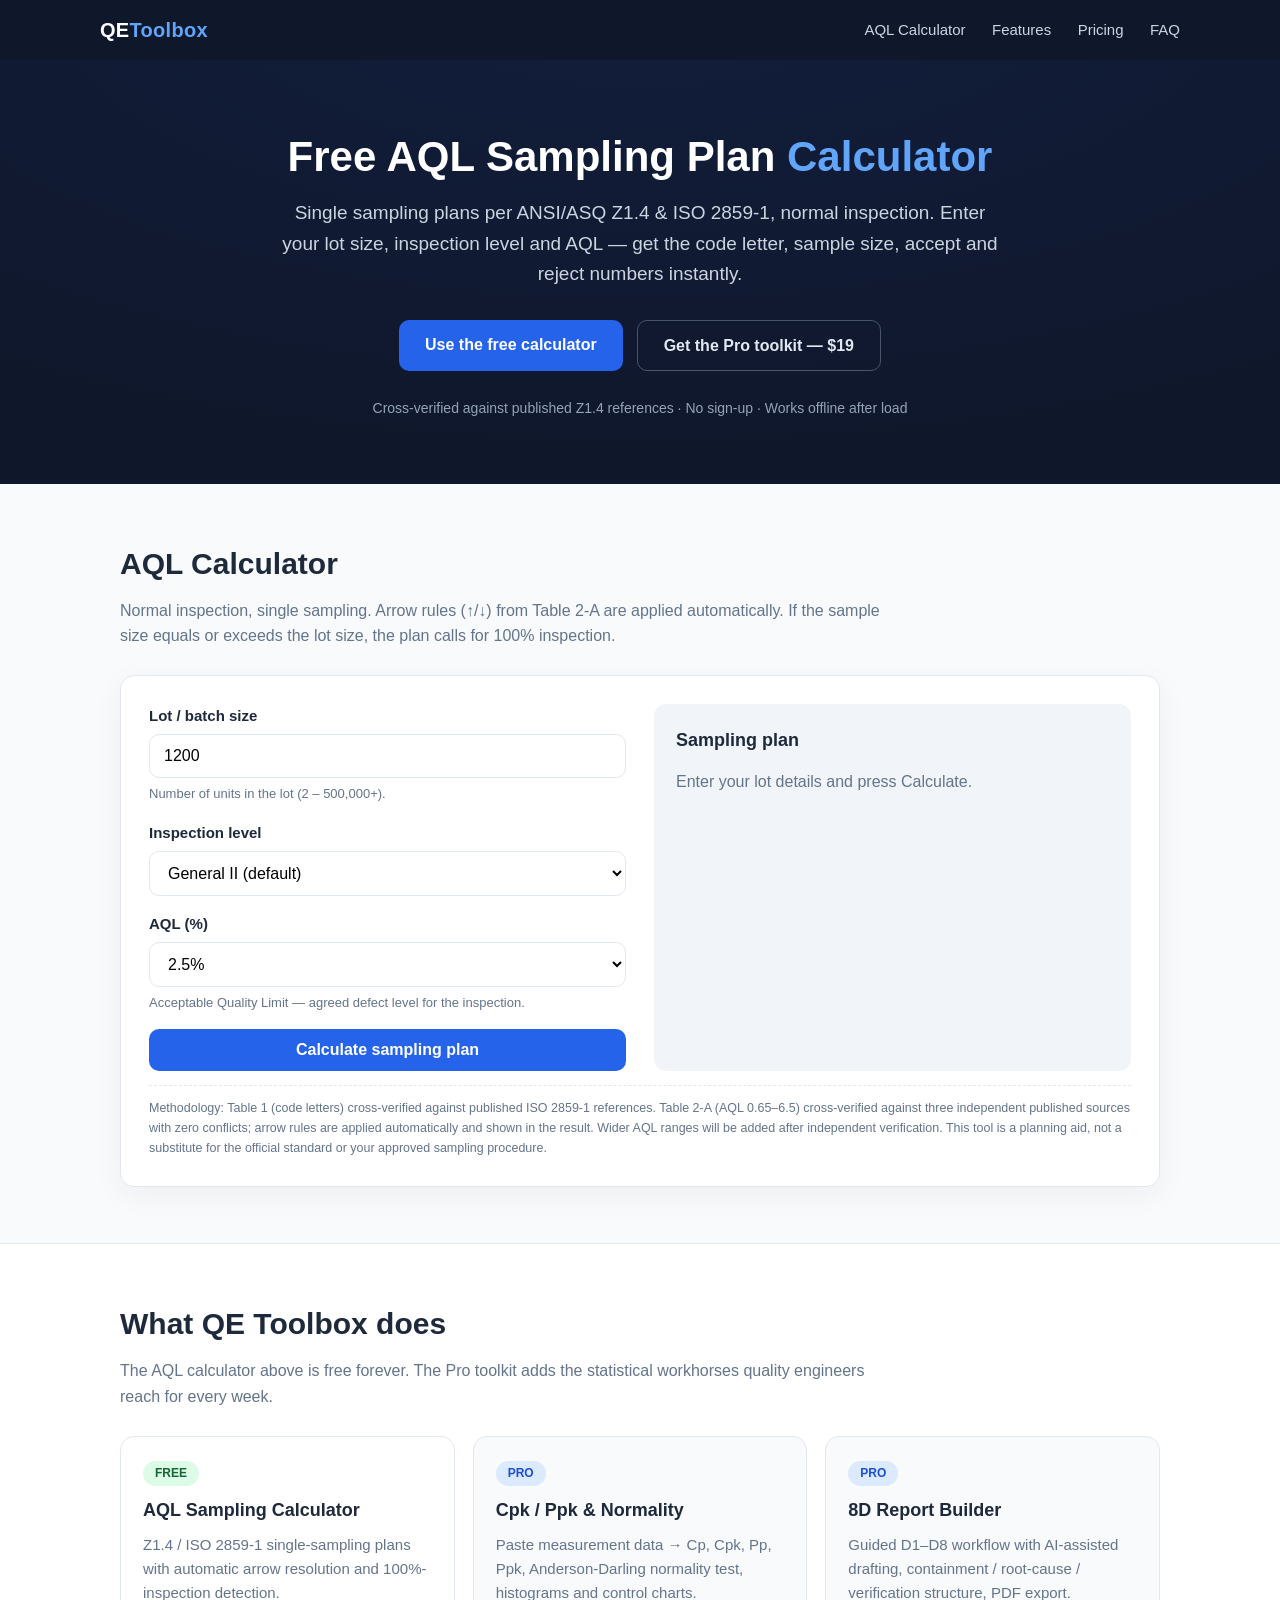
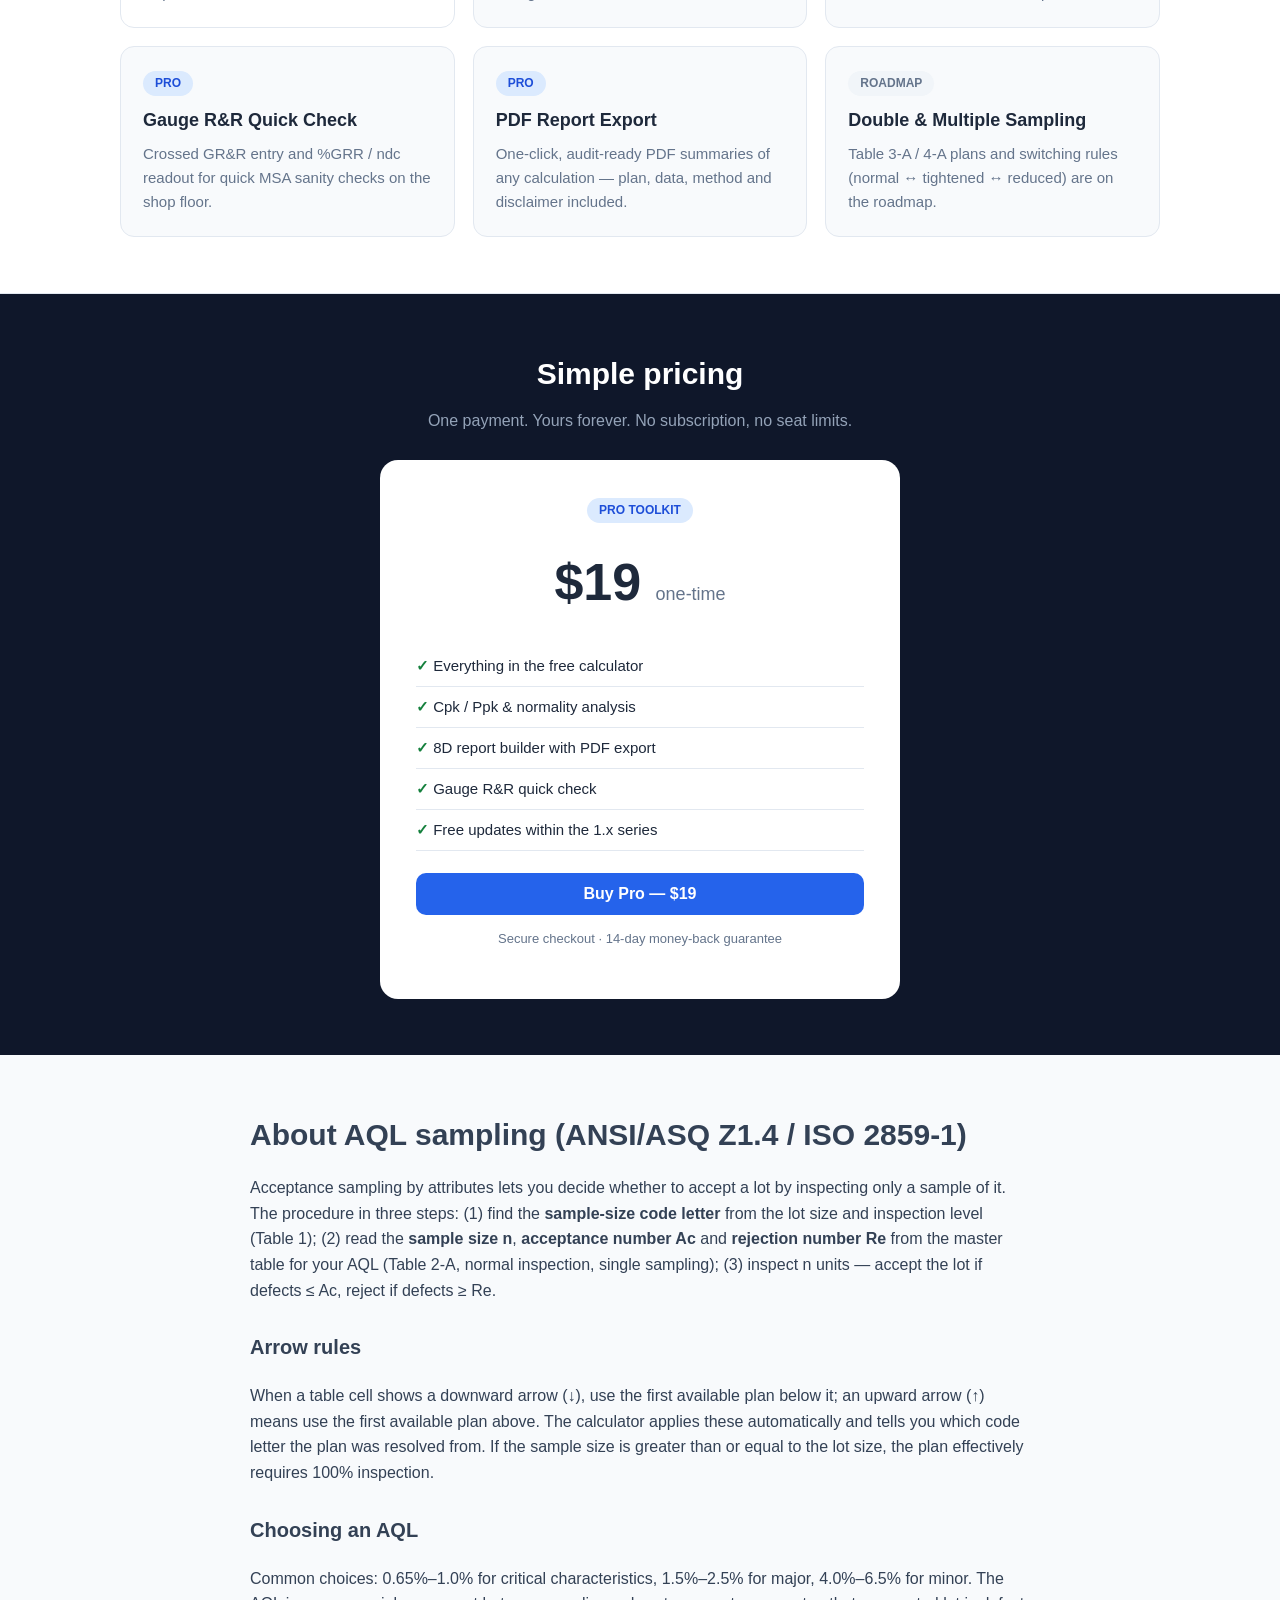
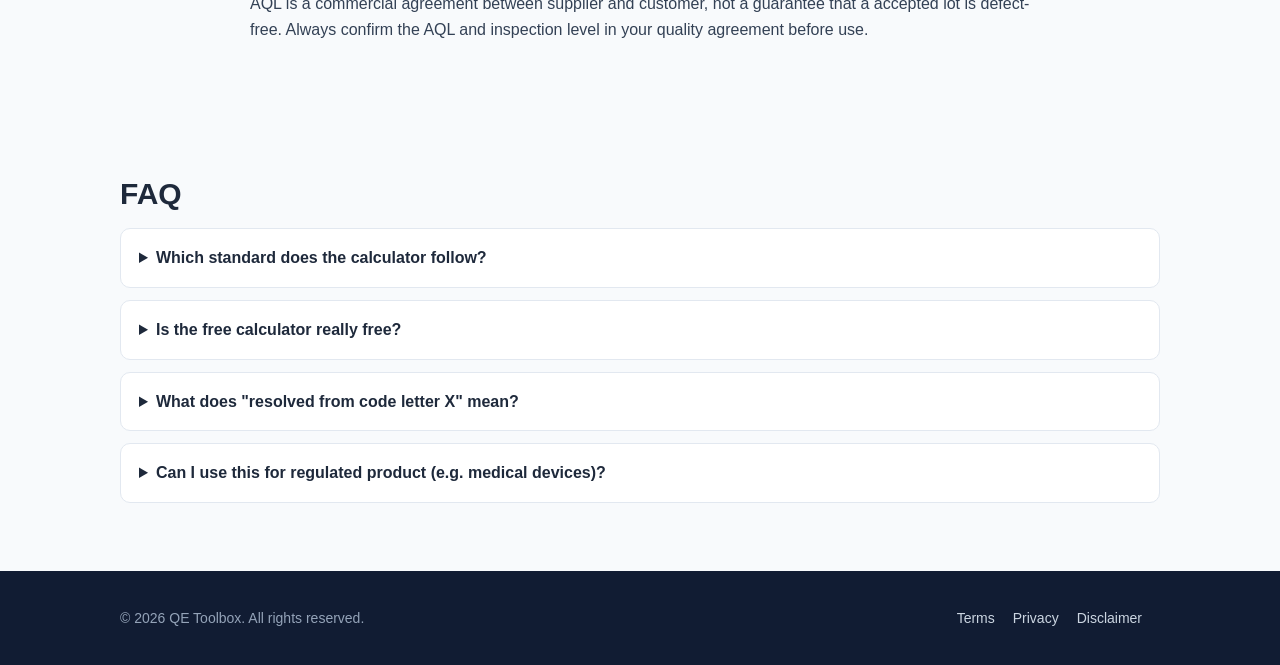
<file: index.html>
<!DOCTYPE html>
<html lang="en">
<head>
<meta charset="UTF-8">
<meta name="viewport" content="width=device-width, initial-scale=1.0">
<title>Free AQL Sampling Calculator (ANSI/ASQ Z1.4) — QE Toolbox</title>
<meta name="description" content="Free AQL sampling plan calculator based on ANSI/ASQ Z1.4 / ISO 2859-1 single sampling, normal inspection. Enter lot size, inspection level and AQL to get code letter, sample size, Ac and Re.">
<style>
/* QE Toolbox v1 — site styles */
:root{
  --bg:#0f172a; --bg2:#111c33; --card:#ffffff; --ink:#1e293b; --muted:#64748b;
  --line:#e2e8f0; --accent:#2563eb; --accent-d:#1d4ed8; --ok:#15803d; --warn:#b45309;
  --radius:14px;
}
*{box-sizing:border-box}
html{scroll-behavior:smooth}
body{margin:0;font-family:-apple-system,BlinkMacSystemFont,"Segoe UI",Roboto,"Helvetica Neue",Arial,sans-serif;color:var(--ink);background:#f8fafc;line-height:1.6}
a{color:var(--accent)}
.wrap{max-width:1080px;margin:0 auto;padding:0 20px}
/* header */
header.site{background:var(--bg);color:#fff;position:sticky;top:0;z-index:50}
.nav{display:flex;align-items:center;justify-content:space-between;padding:14px 0}
.brand{font-weight:800;font-size:20px;letter-spacing:.3px;color:#fff;text-decoration:none}
.brand span{color:#60a5fa}
.navlinks a{color:#cbd5e1;text-decoration:none;margin-left:22px;font-size:15px}
.navlinks a:hover{color:#fff}
.btn{display:inline-block;background:var(--accent);color:#fff;border:0;border-radius:10px;padding:12px 26px;font-size:16px;font-weight:700;cursor:pointer;text-decoration:none}
.btn:hover{background:var(--accent-d)}
.btn.ghost{background:transparent;border:1px solid #475569;color:#e2e8f0}
/* hero */
.hero{background:radial-gradient(1200px 500px at 50% -80px,#1e3a8a33,transparent),var(--bg);color:#fff;padding:72px 0 64px;text-align:center}
.hero h1{font-size:42px;line-height:1.2;margin:0 0 16px}
.hero h1 .hl{color:#60a5fa}
.hero p.sub{color:#cbd5e1;font-size:19px;max-width:720px;margin:0 auto 30px}
.hero .cta-row{display:flex;gap:14px;justify-content:center;flex-wrap:wrap}
.trust{margin-top:26px;color:#94a3b8;font-size:14px}
/* calculator */
section{padding:56px 0}
.card{background:var(--card);border:1px solid var(--line);border-radius:var(--radius);padding:28px;box-shadow:0 8px 30px #0f172a0d}
h2{font-size:30px;margin:0 0 10px}
.sec-sub{color:var(--muted);margin:0 0 26px;max-width:760px}
.calc-grid{display:grid;grid-template-columns:1fr 1fr;gap:28px}
@media(max-width:820px){.calc-grid{grid-template-columns:1fr}}
.field{margin-bottom:16px}
.field label{display:block;font-weight:700;margin-bottom:6px;font-size:15px}
.field input,.field select{width:100%;padding:12px 14px;border:1.5px solid var(--line);border-radius:10px;font-size:16px;background:#fff}
.field input:focus,.field select:focus{outline:none;border-color:var(--accent)}
.field .hint{font-size:13px;color:var(--muted);margin-top:6px}
.result{background:#f1f5f9;border-radius:12px;padding:22px;min-height:280px}
.result h3{margin:0 0 14px;font-size:18px}
.plan-nums{display:flex;gap:14px;flex-wrap:wrap;margin-bottom:14px}
.stat{flex:1;min-width:110px;background:#fff;border:1px solid var(--line);border-radius:10px;padding:12px 14px;text-align:center}
.stat .v{font-size:30px;font-weight:800;color:var(--accent)}
.stat .k{font-size:13px;color:var(--muted)}
.note{font-size:14px;background:#fffbeb;border:1px solid #fde68a;border-radius:10px;padding:10px 14px;margin-top:10px;color:#92400e}
.note.info{background:#eff6ff;border-color:#bfdbfe;color:#1e40af}
.note.bad{background:#fef2f2;border-color:#fecaca;color:#991b1b}
.result .empty{color:var(--muted)}
.conf{font-size:12.5px;color:var(--muted);margin-top:14px;border-top:1px dashed var(--line);padding-top:12px}
/* features */
.feat-grid{display:grid;grid-template-columns:repeat(3,1fr);gap:18px}
@media(max-width:820px){.feat-grid{grid-template-columns:1fr}}
.feat{border:1px solid var(--line);border-radius:var(--radius);padding:22px;background:#fff}
.feat.locked{background:#f8fafc}
.feat h3{margin:0 0 8px;font-size:18px}
.feat p{margin:0;color:var(--muted);font-size:15px}
.badge{display:inline-block;font-size:12px;font-weight:800;border-radius:20px;padding:3px 12px;margin-bottom:10px}
.badge.free{background:#dcfce7;color:#166534}
.badge.pro{background:#dbeafe;color:#1d4ed8}
.badge.soon{background:#f1f5f9;color:#64748b}
/* pricing */
.pricing{background:var(--bg);color:#fff}
.pricing h2{color:#fff}
.pricing .sec-sub{color:#94a3b8}
.price-card{max-width:520px;margin:0 auto;background:#fff;color:var(--ink);border-radius:18px;padding:36px;text-align:center}
.price{font-size:52px;font-weight:800;margin:8px 0}
.price small{font-size:18px;color:var(--muted);font-weight:400}
.price-card ul{list-style:none;padding:0;margin:22px 0;text-align:left}
.price-card li{padding:8px 0;border-bottom:1px solid var(--line);font-size:15px}
.price-card li::before{content:"✓ ";color:var(--ok);font-weight:800}
/* faq */
.faq details{border:1px solid var(--line);border-radius:10px;padding:16px 18px;margin-bottom:12px;background:#fff}
.faq summary{font-weight:700;cursor:pointer;font-size:16px}
/* seo copy */
.seo-copy{color:#334155;font-size:16px;max-width:820px}
.seo-copy h3{font-size:20px;margin-top:28px}
/* footer */
footer{background:var(--bg2);color:#94a3b8;padding:36px 0;font-size:14px}
footer .wrap{display:flex;justify-content:space-between;flex-wrap:wrap;gap:16px}
footer a{color:#cbd5e1;text-decoration:none;margin-right:18px}
footer a:hover{color:#fff}
/* legal pages */
.legal{max-width:820px;margin:0 auto}
.legal h1{font-size:32px}
.legal h2{font-size:22px;margin-top:32px}
.legal p,.legal li{color:#334155}
.small{font-size:13px;color:var(--muted)}

</style>
    <link rel="icon" href="data:image/svg+xml,<svg xmlns=%22http://www.w3.org/2000/svg%22 viewBox=%220 0 100 100%22><text y=%22.9em%22 font-size=%2290%22>📊</text></svg>">
</head>
<body>
<header class="site">
  <div class="wrap nav">
    <a class="brand" href="index.html">QE<span>Toolbox</span></a>
    <nav class="navlinks">
      <a href="#calculator">AQL Calculator</a>
      <a href="#features">Features</a>
      <a href="#pricing">Pricing</a>
      <a href="#faq">FAQ</a>
    </nav>
  </div>
</header>

<div class="hero">
  <div class="wrap">
    <h1>Free AQL Sampling Plan <span class="hl">Calculator</span></h1>
    <p class="sub">Single sampling plans per ANSI/ASQ Z1.4 &amp; ISO 2859-1, normal inspection. Enter your lot size, inspection level and AQL — get the code letter, sample size, accept and reject numbers instantly.</p>
    <div class="cta-row">
      <a class="btn" href="#calculator">Use the free calculator</a>
      <a class="btn ghost" href="#pricing">Get the Pro toolkit — $19</a>
    </div>
    <div class="trust">Cross-verified against published Z1.4 references · No sign-up · Works offline after load</div>
  </div>
</div>

<section id="calculator">
  <div class="wrap">
    <h2>AQL Calculator</h2>
    <p class="sec-sub">Normal inspection, single sampling. Arrow rules (↑/↓) from Table 2-A are applied automatically. If the sample size equals or exceeds the lot size, the plan calls for 100% inspection.</p>
    <div class="card">
      <div class="calc-grid">
        <div>
          <div class="field">
            <label for="lot">Lot / batch size</label>
            <input id="lot" type="number" min="2" value="1200">
            <div class="hint">Number of units in the lot (2 – 500,000+).</div>
          </div>
          <div class="field">
            <label for="level">Inspection level</label>
            <select id="level">
              <option value="S-1">Special S-1</option>
              <option value="S-2">Special S-2</option>
              <option value="S-3">Special S-3</option>
              <option value="S-4">Special S-4</option>
              <option value="I">General I</option>
              <option value="II" selected>General II (default)</option>
              <option value="III">General III</option>
            </select>
          </div>
          <div class="field">
            <label for="aql">AQL (%)</label>
            <select id="aql"></select>
            <div class="hint">Acceptable Quality Limit — agreed defect level for the inspection.</div>
          </div>
          <button class="btn" id="calcBtn" style="width:100%">Calculate sampling plan</button>
        </div>
        <div class="result" id="result">
          <h3>Sampling plan</h3>
          <div class="empty">Enter your lot details and press Calculate.</div>
        </div>
      </div>
      <div class="conf" id="confNote"></div>
    </div>
  </div>
</section>

<section id="features" style="background:#fff;border-top:1px solid var(--line);border-bottom:1px solid var(--line)">
  <div class="wrap">
    <h2>What QE Toolbox does</h2>
    <p class="sec-sub">The AQL calculator above is free forever. The Pro toolkit adds the statistical workhorses quality engineers reach for every week.</p>
    <div class="feat-grid">
      <div class="feat">
        <span class="badge free">FREE</span>
        <h3>AQL Sampling Calculator</h3>
        <p>Z1.4 / ISO 2859-1 single-sampling plans with automatic arrow resolution and 100%-inspection detection.</p>
      </div>
      <div class="feat locked">
        <span class="badge pro">PRO</span>
        <h3>Cpk / Ppk &amp; Normality</h3>
        <p>Paste measurement data → Cp, Cpk, Pp, Ppk, Anderson-Darling normality test, histograms and control charts.</p>
      </div>
      <div class="feat locked">
        <span class="badge pro">PRO</span>
        <h3>8D Report Builder</h3>
        <p>Guided D1–D8 workflow with AI-assisted drafting, containment / root-cause / verification structure, PDF export.</p>
      </div>
      <div class="feat locked">
        <span class="badge pro">PRO</span>
        <h3>Gauge R&amp;R Quick Check</h3>
        <p>Crossed GR&amp;R entry and %GRR / ndc readout for quick MSA sanity checks on the shop floor.</p>
      </div>
      <div class="feat locked">
        <span class="badge pro">PRO</span>
        <h3>PDF Report Export</h3>
        <p>One-click, audit-ready PDF summaries of any calculation — plan, data, method and disclaimer included.</p>
      </div>
      <div class="feat locked">
        <span class="badge soon">ROADMAP</span>
        <h3>Double &amp; Multiple Sampling</h3>
        <p>Table 3-A / 4-A plans and switching rules (normal ↔ tightened ↔ reduced) are on the roadmap.</p>
      </div>
    </div>
  </div>
</section>

<section id="pricing" class="pricing">
  <div class="wrap">
    <h2 style="text-align:center">Simple pricing</h2>
    <p class="sec-sub" style="text-align:center;margin-left:auto;margin-right:auto">One payment. Yours forever. No subscription, no seat limits.</p>
    <div class="price-card">
      <span class="badge pro">PRO TOOLKIT</span>
      <div class="price">$19 <small>one-time</small></div>
      <ul>
        <li>Everything in the free calculator</li>
        <li>Cpk / Ppk &amp; normality analysis</li>
        <li>8D report builder with PDF export</li>
        <li>Gauge R&amp;R quick check</li>
        <li>Free updates within the 1.x series</li>
      </ul>
      <button class="btn" id="buyBtn" style="width:100%">Buy Pro — $19</button>
      <p class="small" style="margin-top:14px">Secure checkout · 14-day money-back guarantee</p>
    </div>
  </div>
</section>

<section id="about-aql">
  <div class="wrap seo-copy">
    <h2>About AQL sampling (ANSI/ASQ Z1.4 / ISO 2859-1)</h2>
    <p>Acceptance sampling by attributes lets you decide whether to accept a lot by inspecting only a sample of it. The procedure in three steps: (1) find the <strong>sample-size code letter</strong> from the lot size and inspection level (Table 1); (2) read the <strong>sample size n</strong>, <strong>acceptance number Ac</strong> and <strong>rejection number Re</strong> from the master table for your AQL (Table 2-A, normal inspection, single sampling); (3) inspect n units — accept the lot if defects ≤ Ac, reject if defects ≥ Re.</p>
    <h3>Arrow rules</h3>
    <p>When a table cell shows a downward arrow (↓), use the first available plan below it; an upward arrow (↑) means use the first available plan above. The calculator applies these automatically and tells you which code letter the plan was resolved from. If the sample size is greater than or equal to the lot size, the plan effectively requires 100% inspection.</p>
    <h3>Choosing an AQL</h3>
    <p>Common choices: 0.65%–1.0% for critical characteristics, 1.5%–2.5% for major, 4.0%–6.5% for minor. The AQL is a commercial agreement between supplier and customer, not a guarantee that a accepted lot is defect-free. Always confirm the AQL and inspection level in your quality agreement before use.</p>
  </div>
</section>

<section id="faq">
  <div class="wrap faq">
    <h2>FAQ</h2>
    <details><summary>Which standard does the calculator follow?</summary><p>Single sampling, normal inspection, per ANSI/ASQ Z1.4-2003 (technically equivalent to ISO 2859-1). Table values were cross-verified against multiple published references; see the methodology note under the calculator.</p></details>
    <details><summary>Is the free calculator really free?</summary><p>Yes — no account, no trial, no paywall. Pro ($19 one-time) adds Cpk/Ppk, 8D reports, GR&amp;R and PDF export.</p></details>
    <details><summary>What does "resolved from code letter X" mean?</summary><p>The master table uses arrows for cells where the nominal sample size is unsuitable; the plan is taken from the nearest suitable code letter. The calculator shows the resolution so the result is auditable.</p></details>
    <details><summary>Can I use this for regulated product (e.g. medical devices)?</summary><p>The calculator is a planning aid. Your sampling rationale must be documented and approved under your own QMS; see the <a href="disclaimer.html">disclaimer</a>.</p></details>
  </div>
</section>

<footer>
  <div class="wrap">
    <div>© 2026 QE Toolbox. All rights reserved.</div>
    <div>
      <a href="terms.html">Terms</a><a href="privacy.html">Privacy</a><a href="disclaimer.html">Disclaimer</a>
    </div>
  </div>
</footer>

<script>
/* QE Toolbox — AQL 数据表 v0.1
 * ISO 2859-1 / ANSI-ASQ Z1.4-2003 Table 2-A（正常检验一次抽样）
 * 状态：DRAFT — 行 A/B 与 N/Q/R 待 ECQA 仲裁；行 C–M 中 0.65–6.5 列为 HIGH 置信度，
 * 其余列为 MED（锚点校准一致，仲裁中）。详见 docs/DATA-SOURCES.md。
 * 未经 verify/aql.test.js 通过不得发布。
 */
"use strict";

const AQL = (() => {
  // v1 支持的 AQL（%）
  const LEVELS = ["0.065","0.10","0.15","0.25","0.40","0.65","1.0","1.5","2.5","4.0","6.5","10"];

  const SAMPLE_SIZE = {A:2,B:3,C:5,D:8,E:13,F:20,G:32,H:50,J:80,K:125,L:200,M:315,N:500,P:800,Q:1250,R:2000};
  const LETTER_ORDER = ["A","B","C","D","E","F","G","H","J","K","L","M","N","P","Q","R"];

  // Table 1: [批量下限, 批量上限, S-1,S-2,S-3,S-4, I,II,III]
  const CODE_TABLE = [
    [2,8,        "A","A","A","A","A","A","B"],
    [9,15,       "A","A","A","A","A","B","C"],
    [16,25,      "A","A","B","B","B","C","D"],
    [26,50,      "A","B","B","C","C","D","E"],
    [51,90,      "B","B","C","C","C","E","F"],
    [91,150,     "B","B","C","D","D","F","G"],
    [151,280,    "B","C","D","E","E","G","H"],
    [281,500,    "B","C","D","E","F","H","J"],
    [501,1200,   "C","C","E","F","G","J","K"],
    [1201,3200,  "C","D","E","G","H","K","L"],
    [3201,10000, "C","D","F","G","J","L","M"],
    [10001,35000,"C","D","F","H","K","M","N"],
    [35001,150000,"D","E","G","J","L","N","P"],
    [150001,500000,"D","E","G","J","M","P","Q"],
    [500001,Infinity,"D","E","H","K","N","Q","R"],
  ];
  const LEVEL_KEYS = {"S-1":0,"S-2":1,"S-3":2,"S-4":3,"I":4,"II":5,"III":6};

  // Table 2-A: 每个代码字对应 12 个 AQL 列；"D"=向下箭头，"U"=向上箭头，否则 [Ac,Re]
  // 置信度标注：行内注释 H=HIGH, M=MED(仲裁中)
  const PLANS = {
    A: ["D","D","D","D","D","D","D","D","D","D","D","D"], // M: A/B 行待仲裁，暂按全↓（保守）
    B: ["D","D","D","D","D","D","D","D","D","D","D","D"], // M: 待仲裁
    C: ["D","D","D","D","D","D","D","D",[0,1],[0,1],[1,2],[2,3]],            // H: idx8-10; M: idx11
    D: ["D","D","D","D","D","D","D",[0,1],[0,1],[1,2],[2,3],[3,4]],           // H: idx7-10; M: idx11
    E: ["D","D","D","D","D","D",[0,1],[0,1],[1,2],[1,2],[2,3],[3,4]],         // H: idx6-10; M: idx11
    F: ["D","D","D","D","D",[0,1],[0,1],[1,2],[1,2],[2,3],[3,4],[5,6]],       // H: idx5-10; M: idx11
    G: ["D","D","D","D","D",[0,1],[1,2],[1,2],[2,3],[3,4],[5,6],[7,8]],       // H: idx5-10; M: idx11
    H: ["D","D","D",[0,1],[0,1],[1,2],[1,2],[2,3],[3,4],[5,6],[7,8],[10,11]], // H: idx5-10; M: idx0-4,11
    J: ["D","D",[0,1],[0,1],[1,2],[1,2],[2,3],[3,4],[5,6],[7,8],[10,11],[14,15]], // H: idx5-10; M: idx2-4,11
    K: ["D","D",[0,1],[0,1],[1,2],[2,3],[3,4],[5,6],[7,8],[10,11],[14,15],[21,22]], // H: idx5-10; M: idx2-4,11
    L: ["D",[0,1],[1,2],[2,3],[2,3],[3,4],[5,6],[7,8],[10,11],[14,15],[21,22],"U"], // H: idx5-10; M: idx1-4; idx11=U(M)
    M: [[1,2],[1,2],[2,3],[3,4],[3,4],[5,6],[7,8],[10,11],[14,15],[21,22],"U","U"], // H: idx6-9; M: idx0-5
  };

  function codeLetter(lotSize, level) {
    const li = LEVEL_KEYS[level];
    if (li === undefined) throw new Error("unknown level " + level);
    for (const row of CODE_TABLE) {
      if (lotSize >= row[0] && lotSize <= row[1]) return row[2 + li];
    }
    throw new Error("lot size out of range");
  }

  // 解析箭头：返回 {n, ac, re, resolvedFrom}；若无法解析返回 {hundred:true}
  function resolvePlan(letter, aqlIdx, lotSize) {
    const order = LETTER_ORDER;
    let i = order.indexOf(letter);
    let cell = PLANS[letter][aqlIdx];
    let steps = 0;
    while (typeof cell === "string" && steps < order.length) {
      if (cell === "D") i++;
      else if (cell === "U") i--;
      else break;
      if (i < 0 || i >= order.length) return { hundred: false, unresolvable: true };
      const L = order[i];
      if (!PLANS[L]) return { unresolvable: true }; // N–Q 数据待补
      cell = PLANS[L][aqlIdx];
      steps++;
    }
    if (typeof cell === "string" || !cell) return { unresolvable: true };
    const n = SAMPLE_SIZE[order[i]];
    if (lotSize && n >= lotSize) return { hundred: true, n, ac: cell[0], re: cell[1] };
    return { n, ac: cell[0], re: cell[1], resolvedFrom: order[i] === letter ? undefined : order[i] };
  }

  function plan(lotSize, level, aql) {
    const aqlIdx = LEVELS.indexOf(String(aql));
    if (aqlIdx < 0) throw new Error("unsupported AQL " + aql);
    const letter = codeLetter(lotSize, level);
    return Object.assign({ letter, aql: LEVELS[aqlIdx] }, resolvePlan(letter, aqlIdx, lotSize));
  }

  return { LEVELS, SAMPLE_SIZE, LETTER_ORDER, CODE_TABLE, PLANS, codeLetter, resolvePlan, plan };
})();

if (typeof module !== "undefined") module.exports = AQL;
if (typeof window !== "undefined") window.AQL = AQL;

</script>
<script>
/* QE Toolbox v1 — AQL calculator UI */
(function () {
  "use strict";
  var aqlSel = document.getElementById("aql");
  // v1 只暴露 HIGH 置信度六档（0.65–6.5，三源交叉验证）；
  // 数据模块内的 MED 列（0.065–0.40、10）待第二独立源仲裁后开放。
  var HIGH_AQLS = ["0.65", "1.0", "1.5", "2.5", "4.0", "6.5"];
  HIGH_AQLS.forEach(function (lv) {
    var o = document.createElement("option");
    o.value = lv; o.textContent = lv + "%";
    if (lv === "2.5") o.selected = true;
    aqlSel.appendChild(o);
  });

  document.getElementById("confNote").textContent =
    "Methodology: Table 1 (code letters) cross-verified against published ISO 2859-1 references. " +
    "Table 2-A (AQL 0.65–6.5) cross-verified against three independent published sources with zero conflicts; " +
    "arrow rules are applied automatically and shown in the result. Wider AQL ranges will be added after " +
    "independent verification. This tool is a planning aid, not a substitute for the official standard or " +
    "your approved sampling procedure.";

  function fmt(n) { return n.toLocaleString("en-US"); }

  document.getElementById("calcBtn").addEventListener("click", function () {
    var lot = parseInt(document.getElementById("lot").value, 10);
    var level = document.getElementById("level").value;
    var aql = aqlSel.value;
    var box = document.getElementById("result");

    if (!lot || lot < 2) {
      box.innerHTML = '<h3>Sampling plan</h3><div class="note bad">Enter a lot size of at least 2.</div>';
      return;
    }
    var r;
    try { r = AQL.plan(lot, level, aql); }
    catch (e) {
      box.innerHTML = '<h3>Sampling plan</h3><div class="note bad">Error: ' + e.message + "</div>";
      return;
    }
    if (r.unresolvable) {
      box.innerHTML = '<h3>Sampling plan</h3><div class="note bad">No single-sampling plan available for this ' +
        "combination in the published tables (code letter " + r.letter + ", AQL " + r.aql + "%). " +
        "Try a different AQL or inspection level.</div>";
      return;
    }
    var html = "<h3>Sampling plan</h3>";
    html += '<div class="plan-nums">' +
      '<div class="stat"><div class="v">' + r.letter + '</div><div class="k">Code letter</div></div>' +
      '<div class="stat"><div class="v">' + fmt(r.n) + '</div><div class="k">Sample size n</div></div>' +
      '<div class="stat"><div class="v">' + r.ac + '</div><div class="k">Accept Ac</div></div>' +
      '<div class="stat"><div class="v">' + r.re + '</div><div class="k">Reject Re</div></div></div>';
    html += '<div class="note info">Inspect <b>' + fmt(r.n) + '</b> units: accept the lot if defects ≤ <b>' + r.ac +
      "</b>; reject if defects ≥ <b>" + r.re + "</b>.</div>";
    if (r.hundred) {
      html += '<div class="note">Sample size ≥ lot size — this plan calls for <b>100% inspection</b> of the ' +
        fmt(lot) + " units.</div>";
    }
    if (r.resolvedFrom) {
      html += '<div class="note">Table arrow rule applied: nominal code letter ' + r.letter +
        " has no direct plan at AQL " + r.aql + "%, so the plan from code letter <b>" + r.resolvedFrom +
        "</b> is used (n = " + fmt(r.n) + ").</div>";
    }
    box.innerHTML = html;
  });

  document.getElementById("buyBtn").addEventListener("click", function () {
    window.open("https://payhip.com/b/WDRYL", "_blank", "noopener");
  });
})();

</script>
</body>
</html>
</file>
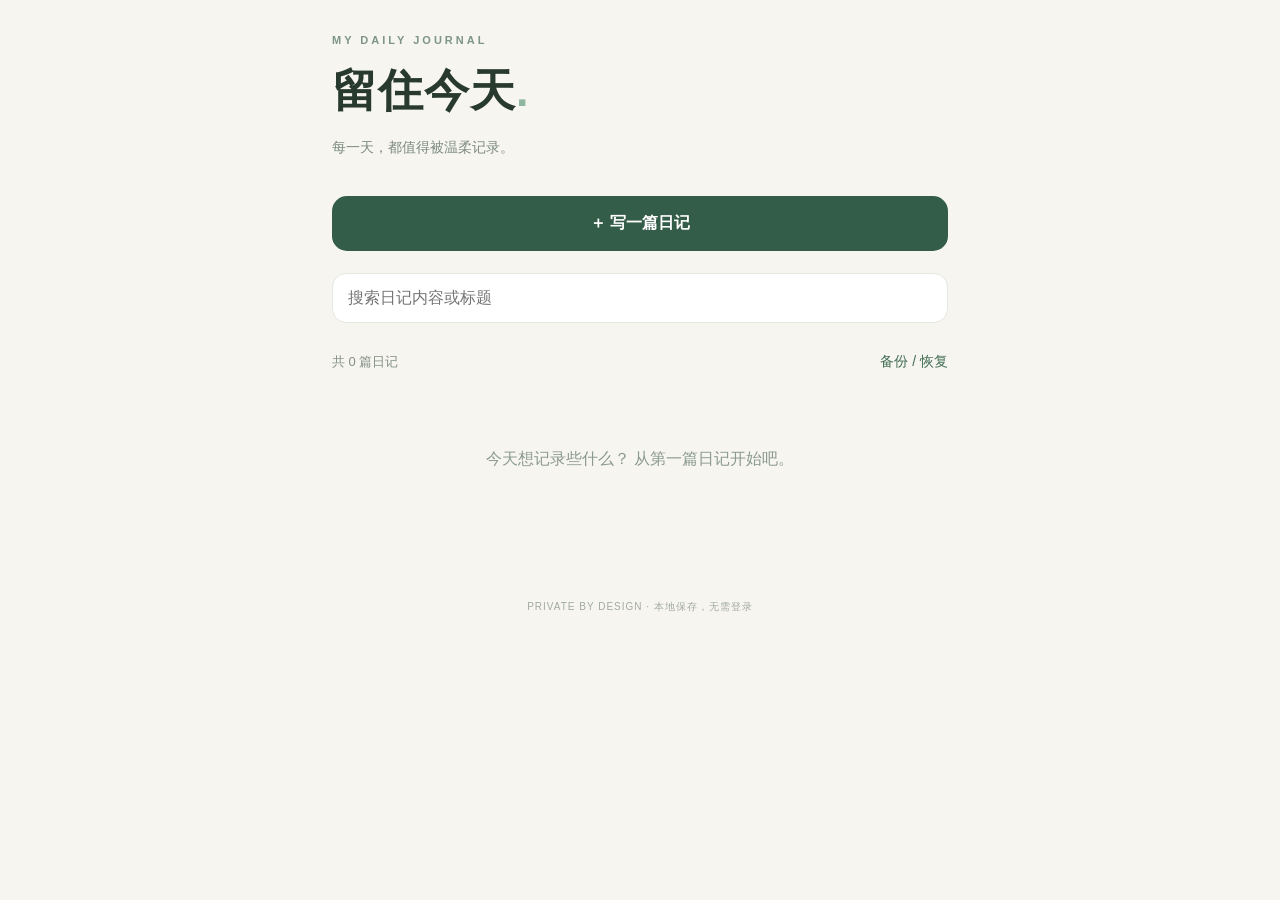
<file: journal/index.html>
<!doctype html><html lang="zh-CN"><head><meta charset="utf-8"><meta name="viewport" content="width=device-width,initial-scale=1,viewport-fit=cover"><meta name="theme-color" content="#f7f5ef"><meta name="apple-mobile-web-app-capable" content="yes"><meta name="apple-mobile-web-app-status-bar-style" content="default"><meta name="apple-mobile-web-app-title" content="留住今天"><link rel="manifest" href="manifest.webmanifest"><link rel="apple-touch-icon" href="icon.svg"><title>留住今天 · 私人日记</title><link rel="stylesheet" href="style.css"></head><body><main class="shell"><header><div class="eyebrow">MY DAILY JOURNAL</div><h1>留住今天<span class="dot">.</span></h1><p>每一天，都值得被温柔记录。</p></header><section id="listScreen"><button id="newBtn" class="primary">＋ 写一篇日记</button><input id="search" type="search" placeholder="搜索日记内容或标题" aria-label="搜索日记"><div class="between"><span id="count"></span><button id="backupBtn" class="quiet">备份 / 恢复</button></div><div id="entries"></div></section><section id="editorScreen" hidden><button id="backBtn" class="quiet">← 返回日记</button><label for="date">日期</label><input id="date" type="date"><label>今天的心情</label><div id="moods" class="moods"></div><label for="title">标题</label><input id="title" maxlength="100" placeholder="给今天起个标题"><label for="content">日记</label><textarea id="content" placeholder="今天发生了什么？有什么值得感恩、记录或思考的？"></textarea><button id="saveBtn" class="primary">保存日记</button><button id="deleteBtn" class="danger" hidden>删除这篇日记</button></section><section id="backupScreen" hidden><button id="backupBack" class="quiet">← 返回日记</button><h2>备份与恢复</h2><p class="note">日记只保存在当前设备的浏览器中，不会上传服务器。清理网站数据、卸载应用或更换设备可能导致丢失，请定期备份。</p><button id="exportBtn" class="primary">下载日记备份（JSON）</button><label for="importFile">从备份文件恢复</label><input id="importFile" type="file" accept=".json,application/json"><p class="note">导入会与现有日记按 ID 合并；相同 ID 的条目以备份文件为准。</p></section><footer>PRIVATE BY DESIGN · 本地保存，无需登录</footer></main><script src="app.js" defer></script></body></html>
</file>
<file: journal/style.css>
*{box-sizing:border-box}body{margin:0;background:#f7f5ef;color:#28392f;font-family:-apple-system,BlinkMacSystemFont,"PingFang SC",sans-serif}.shell{max-width:660px;margin:auto;padding:calc(34px + env(safe-area-inset-top)) 22px calc(35px + env(safe-area-inset-bottom))}header{margin-bottom:36px}.eyebrow{font-size:11px;letter-spacing:3px;color:#7d9684;font-weight:700}h1{font-size:45px;margin:15px 0 7px;letter-spacing:1px}.dot{color:#8fb7a0}header p,.note{color:#7c8b80;font-size:14px;line-height:1.8}.primary{display:block;width:100%;border:0;background:#345d49;color:white;padding:17px;border-radius:15px;font-size:16px;font-weight:600;cursor:pointer}input,textarea{font:inherit;width:100%;border:1px solid #e3e8e0;border-radius:14px;background:white;padding:15px;outline-color:#547e63;color:#28392f}#search{margin:22px 0 18px}.between{display:flex;align-items:center;justify-content:space-between;color:#829085;font-size:13px}.quiet{border:0;background:transparent;color:#426e54;font-size:14px;padding:12px 0;cursor:pointer}.entry{padding:23px;margin:13px 0;background:white;border-radius:18px;box-shadow:0 4px 20px #233c2a08;cursor:pointer}.entry .meta{font-size:12px;color:#7d9c87}.entry h3{font-size:19px;margin:10px 0}.entry p{font-size:14px;color:#718075;white-space:nowrap;overflow:hidden;text-overflow:ellipsis;margin:0}.empty{text-align:center;color:#8a9a8e;padding:60px 10px;line-height:2}label{display:block;font-size:13px;color:#6e8274;margin:20px 0 9px}textarea{height:260px;resize:vertical;line-height:1.8}.moods{display:flex;gap:8px;flex-wrap:wrap}.mood{background:white;border:1px solid #e4e9e2;border-radius:25px;padding:10px 13px;color:#506458}.mood.selected{border-color:#345d49;background:#e3efe6}.danger{display:block;margin:22px auto;border:0;background:transparent;color:#a64b4b;padding:12px}#saveBtn{margin-top:25px}h2{font-size:24px}footer{text-align:center;margin-top:65px;color:#a0aaa0;font-size:10px;letter-spacing:1px}section[hidden]{display:none}
</file>
